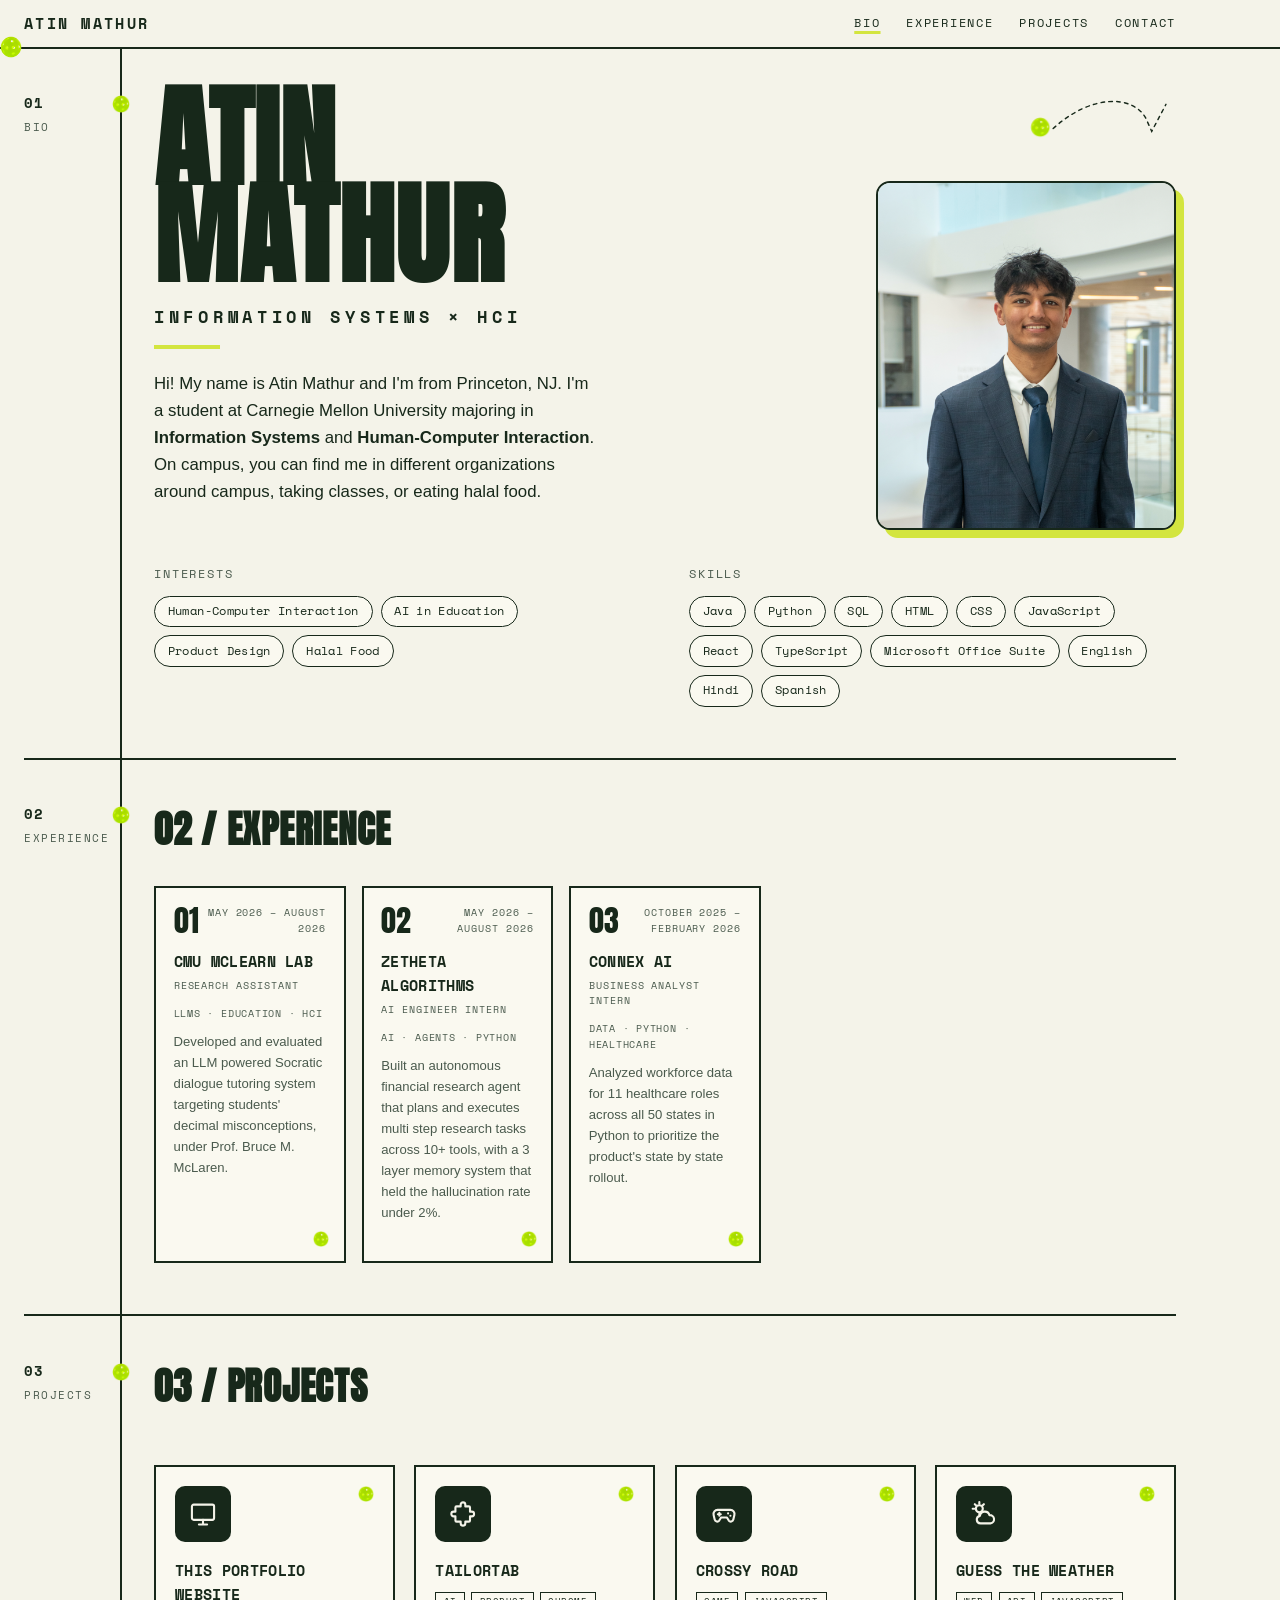
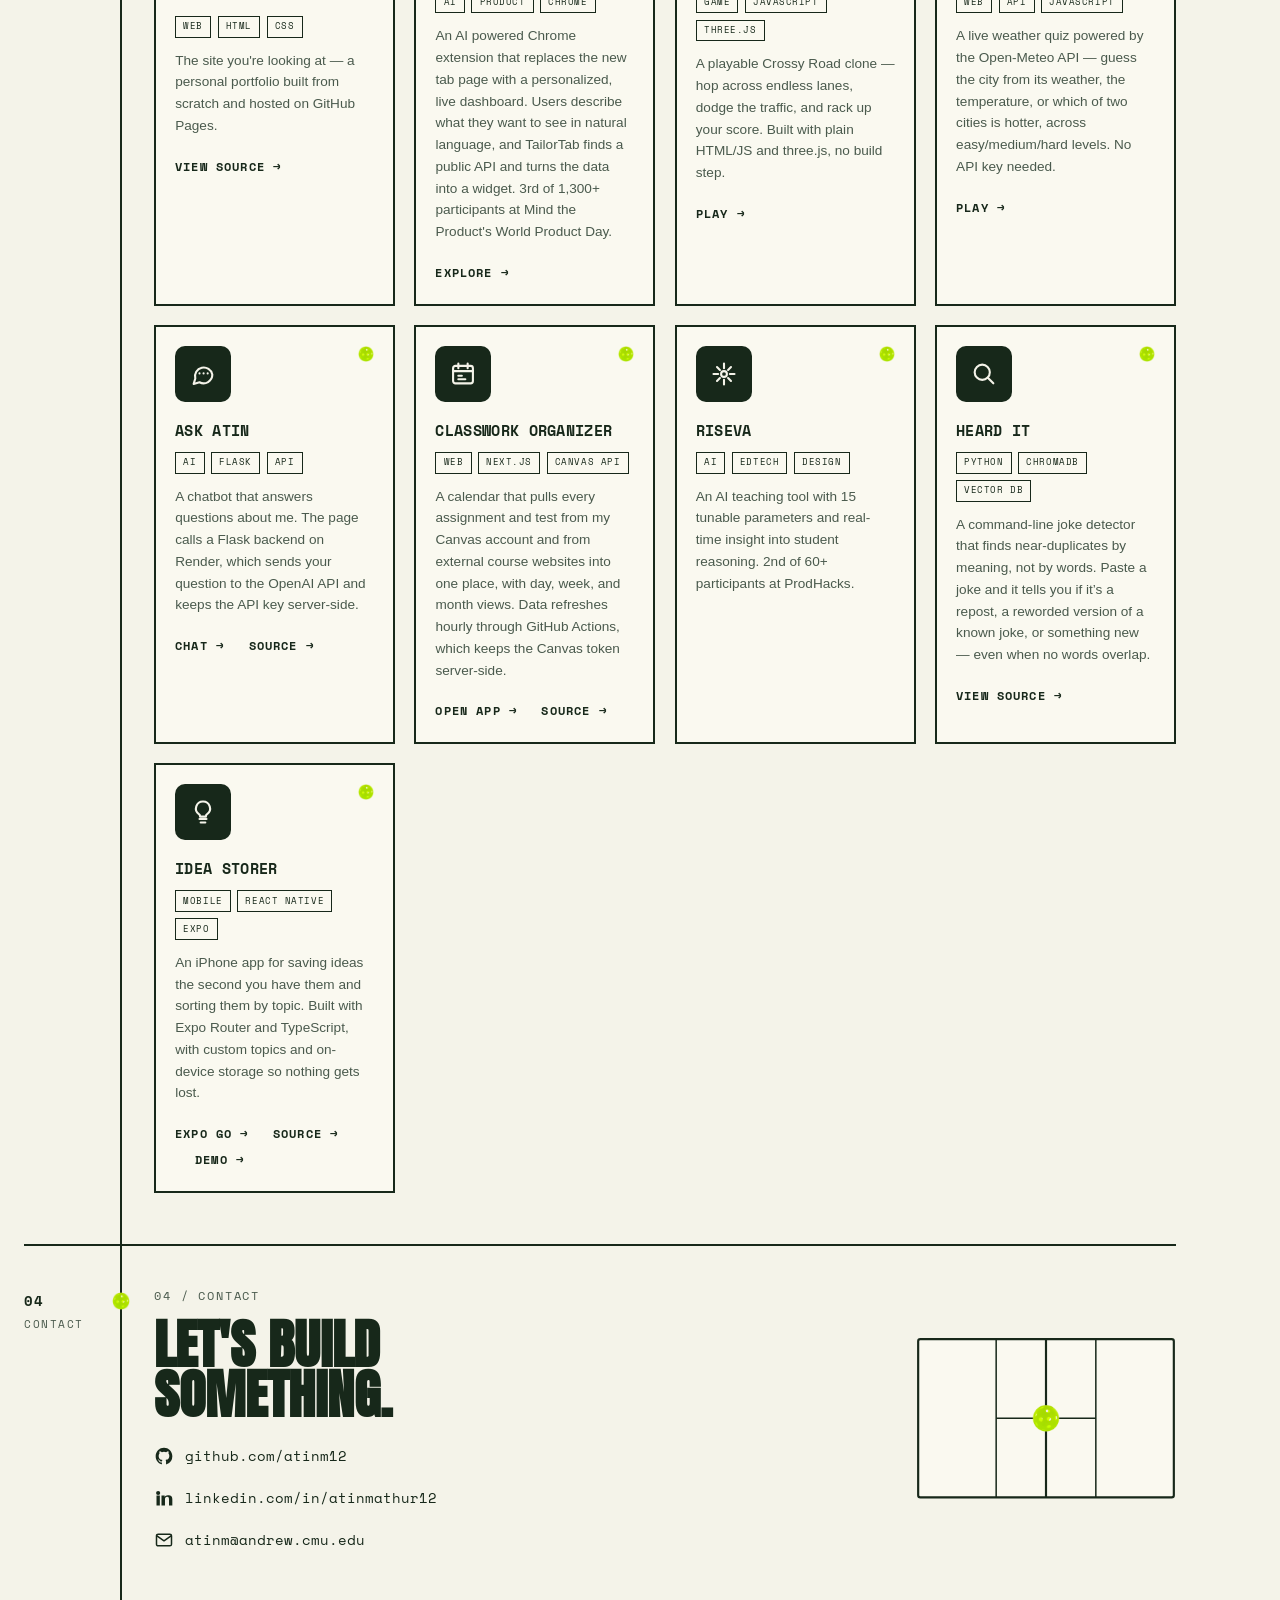
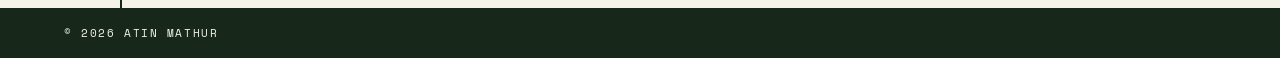
<file: index.html>
<!DOCTYPE html>
<html lang="en">
<head>
<!-- used AI to develop the page structure; layout based on a design mockup provided by Atin Mathur -->
  <meta charset="UTF-8">
  <meta name="viewport" content="width=device-width, initial-scale=1.0">
  <title>Atin Mathur</title>
  <!-- Fonts (Google Fonts) with system fallbacks; styling lives in style.css -->
  <link rel="preconnect" href="https://fonts.googleapis.com">
  <link rel="preconnect" href="https://fonts.gstatic.com" crossorigin>
  <link href="https://fonts.googleapis.com/css2?family=Anton&family=Space+Mono:wght@400;700&display=swap" rel="stylesheet">
  <link rel="stylesheet" href="style.css">
</head>
<body>

  <!-- ===== Top bar ===== -->
  <!-- used AI to build the top bar; AM monogram drawn as inline SVG -->
  <header class="topbar">
    <!-- used AI to add a pickleball that continuously bounces across the top bar -->
    <span class="bounce-track" aria-hidden="true"><span class="bounce-hop"><span class="bounce-ball"></span></span></span>
    <div class="topbar-inner">
      <a class="brand" href="#bio">
        <span class="wordmark">ATIN MATHUR</span>
      </a>
      <nav class="topnav" aria-label="Primary">
        <a href="#bio">BIO</a>
        <a href="#experience">EXPERIENCE</a>
        <a href="#projects">PROJECTS</a>
        <a href="#contact">CONTACT</a>
      </nav>
    </div>
  </header>

  <div class="wrap">

    <!-- ===== 01 · Bio ===== -->
    <!-- used AI to build the Bio/hero section; bio text written by Atin Mathur -->
    <section class="sec" id="bio">
      <div class="rail">
        <div class="rnum">01</div>
        <div class="rlbl">BIO</div>
        <span class="pb pb-rail rdot" aria-hidden="true"></span>
      </div>
      <div class="body">
        <div class="hero">
          <div class="hero-text">
            <h1 class="hero-name">Atin<br>Mathur</h1>
            <p class="hero-sub">Information Systems &times; HCI</p>
            <div class="hero-underline"></div>
            <p class="hero-lead">Hi! My name is Atin Mathur and I'm from Princeton, NJ. I'm a student at Carnegie Mellon University majoring in <strong>Information Systems</strong> and <strong>Human-Computer Interaction</strong>. On campus, you can find me in different organizations around campus, taking classes, or eating halal food.</p>
          </div>

          <div class="hero-media">
            <!-- Decorative pickleball + dashed bounce arc (no label), pointing toward the headshot -->
            <div class="hero-deco" aria-hidden="true">
              <svg viewBox="0 0 210 96" fill="none" xmlns="http://www.w3.org/2000/svg">
                <image href="pickleball.png" x="6" y="38" width="28" height="28"/>
                <path d="M38 54 C 90 6, 150 6, 168 40 L176 58 L196 20" stroke="#17281a" stroke-width="2" stroke-dasharray="5 6" stroke-linecap="round" fill="none"/>
              </svg>
            </div>
            <!-- Headshot: save the photo as headshot.png in the repo root (next to index.html) -->
            <img class="headshot" src="headshot.png" alt="Atin Mathur" width="1022" height="1192">
          </div>
        </div>

        <!-- used AI to build the Interests & Skills chip groups; interests inferred from bio, skills provided by Atin Mathur -->
        <div class="about-extra">
          <div class="about-group">
            <p class="about-label">Interests</p>
            <ul class="chips">
              <li>Human-Computer Interaction</li>
              <li>AI in Education</li>
              <li>Product Design</li>
              <li>Halal Food</li>
            </ul>
          </div>
          <div class="about-group">
            <p class="about-label">Skills</p>
            <ul class="chips">
              <li>Java</li>
              <li>Python</li>
              <li>SQL</li>
              <li>HTML</li>
              <li>CSS</li>
              <li>JavaScript</li>
              <li>React</li>
              <li>TypeScript</li>
              <li>Microsoft Office Suite</li>
              <li>English</li>
              <li>Hindi</li>
              <li>Spanish</li>
            </ul>
          </div>
        </div>
      </div>
    </section>

    <!-- ===== 02 · Experience ===== -->
    <!-- used AI to build the experience cards; experience descriptions written by Atin Mathur -->
    <section class="sec" id="experience">
      <div class="rail">
        <div class="rnum">02</div>
        <div class="rlbl">EXPERIENCE</div>
        <span class="pb pb-rail rdot" aria-hidden="true"></span>
      </div>
      <div class="body">
        <h2 class="h-sec">02 / Experience</h2>
        <div class="exp-grid">

          <article class="exp-card">
            <div class="exp-top">
              <span class="exp-num">01</span>
              <span class="exp-kicker">May 2026 &ndash; August 2026</span>
            </div>
            <h3 class="exp-title">CMU McLearn Lab</h3>
            <p class="exp-role">Research Assistant</p>
            <p class="exp-tags">LLMs &middot; Education &middot; HCI</p>
            <p class="exp-desc">Developed and evaluated an LLM powered Socratic dialogue tutoring system targeting students' decimal misconceptions, under Prof. Bruce M. McLaren.</p>
            <span class="pb pb-card" aria-hidden="true"></span>
          </article>

          <article class="exp-card">
            <div class="exp-top">
              <span class="exp-num">02</span>
              <span class="exp-kicker">May 2026 &ndash; August 2026</span>
            </div>
            <h3 class="exp-title">Zetheta Algorithms</h3>
            <p class="exp-role">AI Engineer Intern</p>
            <p class="exp-tags">AI &middot; Agents &middot; Python</p>
            <p class="exp-desc">Built an autonomous financial research agent that plans and executes multi step research tasks across 10+ tools, with a 3 layer memory system that held the hallucination rate under 2%.</p>
            <span class="pb pb-card" aria-hidden="true"></span>
          </article>

          <article class="exp-card">
            <div class="exp-top">
              <span class="exp-num">03</span>
              <span class="exp-kicker">October 2025 &ndash; February 2026</span>
            </div>
            <h3 class="exp-title">Connex AI</h3>
            <p class="exp-role">Business Analyst Intern</p>
            <p class="exp-tags">Data &middot; Python &middot; Healthcare</p>
            <p class="exp-desc">Analyzed workforce data for 11 healthcare roles across all 50 states in Python to prioritize the product's state by state rollout.</p>
            <span class="pb pb-card" aria-hidden="true"></span>
          </article>

        </div>
      </div>
    </section>

    <!-- ===== 03 · Projects ===== -->
    <!-- used AI to build the projects section; icons are placeholder inline SVGs -->
    <section class="sec" id="projects">
      <div class="rail">
        <div class="rnum">03</div>
        <div class="rlbl">PROJECTS</div>
        <span class="pb pb-rail rdot" aria-hidden="true"></span>
      </div>
      <div class="body">
        <div class="proj-head">
          <h2 class="h-sec">03 / Projects</h2>
        </div>
        <div class="proj-grid">

          <article class="proj-card">
            <div class="proj-icon" aria-hidden="true">
              <!-- monitor / web icon -->
              <svg viewBox="0 0 24 24" fill="none" stroke="currentColor" stroke-width="1.8" stroke-linecap="round" stroke-linejoin="round"><rect x="2.5" y="4" width="19" height="13" rx="1.5"/><path d="M8.5 21h7M12 17v4"/></svg>
            </div>
            <span class="pb pb-card" aria-hidden="true"></span>
            <h3 class="proj-title">This Portfolio Website</h3>
            <div class="proj-tags"><span>Web</span><span>HTML</span><span>CSS</span></div>
            <p class="proj-desc">The site you're looking at &mdash; a personal portfolio built from scratch and hosted on GitHub Pages.</p>
            <a class="proj-link" href="https://github.com/atinm12/atinm12.github.io" target="_blank" rel="noopener">View source &rarr;</a>
          </article>

          <article class="proj-card">
            <div class="proj-icon" aria-hidden="true">
              <!-- puzzle / extension icon -->
              <svg viewBox="0 0 24 24" fill="none" stroke="currentColor" stroke-width="1.8" stroke-linecap="round" stroke-linejoin="round"><path d="M10 4a2 2 0 1 1 4 0v1.5h3a1 1 0 0 1 1 1V10h1.5a2 2 0 1 1 0 4H18v3.5a1 1 0 0 1-1 1H14V20a2 2 0 1 1-4 0v-1.5H6.5a1 1 0 0 1-1-1V14H4a2 2 0 1 1 0-4h1.5V6.5a1 1 0 0 1 1-1H10Z"/></svg>
            </div>
            <span class="pb pb-card" aria-hidden="true"></span>
            <h3 class="proj-title">TailorTab</h3>
            <div class="proj-tags"><span>AI</span><span>Product</span><span>Chrome</span></div>
            <p class="proj-desc">An AI powered Chrome extension that replaces the new tab page with a personalized, live dashboard. Users describe what they want to see in natural language, and TailorTab finds a public API and turns the data into a widget. 3rd of 1,300+ participants at Mind the Product's World Product Day.</p>
            <a class="proj-link" href="https://github.com/atinm12/TailorTab" target="_blank" rel="noopener">Explore &rarr;</a>
          </article>

          <article class="proj-card">
            <div class="proj-icon" aria-hidden="true">
              <!-- game controller icon -->
              <svg viewBox="0 0 24 24" fill="none" stroke="currentColor" stroke-width="1.8" stroke-linecap="round" stroke-linejoin="round"><path d="M6.5 8.5h11a3.5 3.5 0 0 1 3.4 4.3l-.9 4a2.2 2.2 0 0 1-3.9.8L14.5 15h-5l-1.6 2.6a2.2 2.2 0 0 1-3.9-.8l-.9-4A3.5 3.5 0 0 1 6.5 8.5Z"/><path d="M8 11v2.5M6.75 12.25h2.5M15.5 11.5h.01M17.5 13.5h.01"/></svg>
            </div>
            <span class="pb pb-card" aria-hidden="true"></span>
            <h3 class="proj-title">Crossy Road</h3>
            <div class="proj-tags"><span>Game</span><span>JavaScript</span><span>three.js</span></div>
            <p class="proj-desc">A playable Crossy Road clone &mdash; hop across endless lanes, dodge the traffic, and rack up your score. Built with plain HTML/JS and three.js, no build step.</p>
            <a class="proj-link" href="crossy-road/" target="_blank" rel="noopener">Play &rarr;</a>
          </article>

          <article class="proj-card">
            <div class="proj-icon" aria-hidden="true">
              <!-- sun-behind-cloud / weather icon -->
              <svg viewBox="0 0 24 24" fill="none" stroke="currentColor" stroke-width="1.8" stroke-linecap="round" stroke-linejoin="round"><circle cx="8" cy="7.5" r="3"/><path d="M8 1.8v1.4M2.3 7.5h1.4M4.1 3.6l1 1M11.9 3.6l-1 1M8 13.2v-1.4"/><path d="M17.5 20H9a3.2 3.2 0 0 1-.5-6.36A4.2 4.2 0 0 1 16.7 13a3.5 3.5 0 0 1 .8 7Z"/></svg>
            </div>
            <span class="pb pb-card" aria-hidden="true"></span>
            <h3 class="proj-title">Guess the Weather</h3>
            <div class="proj-tags"><span>Web</span><span>API</span><span>JavaScript</span></div>
            <p class="proj-desc">A live weather quiz powered by the Open-Meteo API &mdash; guess the city from its weather, the temperature, or which of two cities is hotter, across easy/medium/hard levels. No API key needed.</p>
            <a class="proj-link" href="guess-the-weather/" target="_blank" rel="noopener">Play &rarr;</a>
          </article>

          <article class="proj-card">
            <div class="proj-icon" aria-hidden="true">
              <!-- chat bubble icon -->
              <svg viewBox="0 0 24 24" fill="none" stroke="currentColor" stroke-width="1.8" stroke-linecap="round" stroke-linejoin="round"><path d="M20 12.5a7.5 7.5 0 0 1-11 6.6L4 20.5l1.4-4.6A7.5 7.5 0 1 1 20 12.5Z"/><path d="M9 11.5h.01M12.5 11.5h.01M16 11.5h.01"/></svg>
            </div>
            <span class="pb pb-card" aria-hidden="true"></span>
            <h3 class="proj-title">Ask Atin</h3>
            <div class="proj-tags"><span>AI</span><span>Flask</span><span>API</span></div>
            <p class="proj-desc">A chatbot that answers questions about me. The page calls a Flask backend on Render, which sends your question to the OpenAI API and keeps the API key server-side.</p>
            <a class="proj-link" href="ask-atin.html" target="_blank" rel="noopener">Chat &rarr;</a>
            <a class="proj-link" href="https://github.com/atinm12/ask-atin-backend" target="_blank" rel="noopener">Source &rarr;</a>
          </article>

          <article class="proj-card">
            <div class="proj-icon" aria-hidden="true">
              <!-- calendar icon -->
              <svg viewBox="0 0 24 24" fill="none" stroke="currentColor" stroke-width="1.8" stroke-linecap="round" stroke-linejoin="round"><rect x="3.5" y="5" width="17" height="15" rx="2"/><path d="M3.5 9.5h17M8 3v4M16 3v4M8 13.5h3M8 16.5h6"/></svg>
            </div>
            <span class="pb pb-card" aria-hidden="true"></span>
            <h3 class="proj-title">Classwork Organizer</h3>
            <div class="proj-tags"><span>Web</span><span>Next.js</span><span>Canvas API</span></div>
            <p class="proj-desc">A calendar that pulls every assignment and test from my Canvas account and from external course websites into one place, with day, week, and month views. Data refreshes hourly through GitHub Actions, which keeps the Canvas token server-side.</p>
            <a class="proj-link" href="https://atinm12.github.io/classwork-organizer-integration/" target="_blank" rel="noopener">Open app &rarr;</a>
            <a class="proj-link" href="https://github.com/atinm12/classwork-organizer-integration" target="_blank" rel="noopener">Source &rarr;</a>
          </article>

          <article class="proj-card">
            <div class="proj-icon" aria-hidden="true">
              <!-- spark / learning icon -->
              <svg viewBox="0 0 24 24" fill="none" stroke="currentColor" stroke-width="1.8" stroke-linecap="round" stroke-linejoin="round"><path d="M12 3v4M12 17v4M3 12h4M17 12h4M6 6l2.5 2.5M15.5 15.5 18 18M18 6l-2.5 2.5M8.5 15.5 6 18"/><circle cx="12" cy="12" r="2.5"/></svg>
            </div>
            <span class="pb pb-card" aria-hidden="true"></span>
            <h3 class="proj-title">Riseva</h3>
            <div class="proj-tags"><span>AI</span><span>EdTech</span><span>Design</span></div>
            <p class="proj-desc">An AI teaching tool with 15 tunable parameters and real-time insight into student reasoning. 2nd of 60+ participants at ProdHacks.</p>
          </article>

          <article class="proj-card">
            <div class="proj-icon" aria-hidden="true">
              <!-- search / magnifying glass icon -->
              <svg viewBox="0 0 24 24" fill="none" stroke="currentColor" stroke-width="1.8" stroke-linecap="round" stroke-linejoin="round"><circle cx="10.5" cy="10.5" r="6.5"/><path d="m15.5 15.5 4.5 4.5"/></svg>
            </div>
            <span class="pb pb-card" aria-hidden="true"></span>
            <h3 class="proj-title">Heard It</h3>
            <div class="proj-tags"><span>Python</span><span>ChromaDB</span><span>Vector DB</span></div>
            <p class="proj-desc">A command-line joke detector that finds near-duplicates by meaning, not by words. Paste a joke and it tells you if it&rsquo;s a repost, a reworded version of a known joke, or something new &mdash; even when no words overlap.</p>
            <a class="proj-link" href="https://github.com/atinm12/heard-it" target="_blank" rel="noopener">View source &rarr;</a>
          </article>

          <article class="proj-card">
            <div class="proj-icon" aria-hidden="true">
              <!-- lightbulb icon -->
              <svg viewBox="0 0 24 24" fill="none" stroke="currentColor" stroke-width="1.8" stroke-linecap="round" stroke-linejoin="round"><path d="M9 18h6"/><path d="M10 21h4"/><path d="M12 3a6 6 0 0 0-3.5 10.9c.6.4 1 1.1 1 1.8V16h5v-.3c0-.7.4-1.4 1-1.8A6 6 0 0 0 12 3Z"/></svg>
            </div>
            <span class="pb pb-card" aria-hidden="true"></span>
            <h3 class="proj-title">Idea Storer</h3>
            <div class="proj-tags"><span>Mobile</span><span>React Native</span><span>Expo</span></div>
            <p class="proj-desc">An iPhone app for saving ideas the second you have them and sorting them by topic. Built with Expo Router and TypeScript, with custom topics and on-device storage so nothing gets lost.</p>
            <a class="proj-link" href="https://expo.dev/accounts/atinm12/projects/idea-storer/updates/52331b03-d4d4-4a59-9991-35e18545fffc" target="_blank" rel="noopener">Expo Go &rarr;</a>
            <a class="proj-link" href="https://github.com/atinm12/idea-storer" target="_blank" rel="noopener">Source &rarr;</a>
            <a class="proj-link" href="https://drive.google.com/file/d/1vwiblQi5k4Yi-UeUAIdtRb0nlhlV0IHK/view?usp=sharing" target="_blank" rel="noopener">Demo &rarr;</a>
          </article>

        </div>
      </div>
    </section>

    <!-- ===== 04 · Contact ===== -->
    <!-- used AI to build the contact section; update the LinkedIn link with your profile URL -->
    <section class="sec" id="contact">
      <div class="rail">
        <div class="rnum">04</div>
        <div class="rlbl">CONTACT</div>
        <span class="pb pb-rail rdot" aria-hidden="true"></span>
      </div>
      <div class="body">
        <div class="contact-wrap">
          <div class="contact-left">
            <p class="contact-eyebrow">04 / CONTACT</p>
            <h2 class="contact-h">Let's build<br>something.</h2>
            <ul class="contact-links">
              <li>
                <a href="https://github.com/atinm12" target="_blank" rel="noopener">
                  <svg viewBox="0 0 24 24" fill="currentColor" aria-hidden="true"><path d="M12 2C6.48 2 2 6.58 2 12.25c0 4.53 2.87 8.37 6.84 9.73.5.1.68-.22.68-.49l-.01-1.7c-2.78.62-3.37-1.37-3.37-1.37-.46-1.18-1.11-1.49-1.11-1.49-.9-.63.07-.62.07-.62 1 .07 1.53 1.05 1.53 1.05.89 1.56 2.34 1.11 2.91.85.09-.66.35-1.11.63-1.37-2.22-.26-4.56-1.14-4.56-5.06 0-1.12.39-2.03 1.03-2.75-.1-.26-.45-1.3.1-2.7 0 0 .84-.28 2.75 1.05a9.4 9.4 0 0 1 5 0c1.91-1.33 2.75-1.05 2.75-1.05.55 1.4.2 2.44.1 2.7.64.72 1.03 1.63 1.03 2.75 0 3.93-2.35 4.8-4.58 5.05.36.32.68.94.68 1.9l-.01 2.82c0 .27.18.6.69.49A10.26 10.26 0 0 0 22 12.25C22 6.58 17.52 2 12 2Z"/></svg>
                  github.com/atinm12
                </a>
              </li>
              <li>
                <a href="https://www.linkedin.com/in/atinmathur12/" target="_blank" rel="noopener">
                  <svg viewBox="0 0 24 24" fill="currentColor" aria-hidden="true"><path d="M4.98 3.5a2.5 2.5 0 1 1 0 5 2.5 2.5 0 0 1 0-5ZM3 9h4v12H3V9Zm6 0h3.8v1.65h.05c.53-1 1.83-2.05 3.76-2.05C20.7 8.6 22 10.3 22 13.4V21h-4v-6.75c0-1.61-.03-3.68-2.24-3.68-2.24 0-2.58 1.75-2.58 3.56V21H9V9Z"/></svg>
                  linkedin.com/in/atinmathur12
                </a>
              </li>
              <li>
                <a href="mailto:atinm@andrew.cmu.edu">
                  <svg viewBox="0 0 24 24" fill="none" stroke="currentColor" stroke-width="1.8" stroke-linecap="round" stroke-linejoin="round" aria-hidden="true"><rect x="3" y="5" width="18" height="14" rx="2"/><path d="m3.5 7 8.5 6 8.5-6"/></svg>
                  atinm@andrew.cmu.edu
                </a>
              </li>
            </ul>
          </div>

          <div class="court" aria-hidden="true">
            <!-- Decorative pickleball court -->
            <svg viewBox="0 0 240 150" fill="none" xmlns="http://www.w3.org/2000/svg">
              <rect x="2" y="2" width="236" height="146" rx="2" fill="#faf9f0" stroke="#17281a" stroke-width="2"/>
              <line x1="120" y1="2" x2="120" y2="148" stroke="#17281a" stroke-width="2"/>
              <line x1="74" y1="2" x2="74" y2="148" stroke="#17281a" stroke-width="1.4"/>
              <line x1="166" y1="2" x2="166" y2="148" stroke="#17281a" stroke-width="1.4"/>
              <line x1="74" y1="75" x2="166" y2="75" stroke="#17281a" stroke-width="1.4"/>
              <image href="pickleball.png" x="107" y="62" width="26" height="26"/>
            </svg>
          </div>
        </div>
      </div>
    </section>

  </div>

  <!-- Credits: page structure, styling, and layout developed with the help of AI (Claude),
       based on a design mockup provided by Atin Mathur. All bio and experience text written by
       Atin Mathur. Fonts: Anton & Space Mono via Google Fonts (SIL Open Font License).
       Photo/LinkedIn/project links are placeholders to be filled in. -->
  <footer class="site-footer">
    <div class="footer-inner">
      <span>&copy; 2026 ATIN MATHUR</span>
    </div>
  </footer>

  <!-- used AI: highlight the nav link for the section currently in view (scroll-spy) -->
  <script>
    (function () {
      var links = Array.prototype.slice.call(document.querySelectorAll('.topnav a'));
      var byId = {};
      var sections = [];
      links.forEach(function (a) {
        var id = a.getAttribute('href').replace('#', '');
        var section = id && document.getElementById(id);
        if (section) { byId[id] = a; sections.push(section); }
      });
      if (!sections.length) { return; }

      function update() {
        // Trigger line ~35% down the viewport; the active section is the last one
        // whose top has scrolled above that line.
        var line = window.innerHeight * 0.35;
        var currentId = sections[0].id;
        for (var i = 0; i < sections.length; i++) {
          if (sections[i].getBoundingClientRect().top <= line) { currentId = sections[i].id; }
        }
        // At the very bottom, the last section may never reach the line, so force it.
        if (window.innerHeight + window.scrollY >= document.documentElement.scrollHeight - 2) {
          currentId = sections[sections.length - 1].id;
        }
        links.forEach(function (a) { a.classList.remove('active'); });
        if (byId[currentId]) { byId[currentId].classList.add('active'); }
      }

      // Throttle scroll handling with requestAnimationFrame for smooth performance.
      var ticking = false;
      function onScroll() {
        if (!ticking) {
          window.requestAnimationFrame(function () { update(); ticking = false; });
          ticking = true;
        }
      }
      window.addEventListener('scroll', onScroll, { passive: true });
      window.addEventListener('resize', onScroll);
      update();
    })();
  </script>

</body>
</html>
</file>
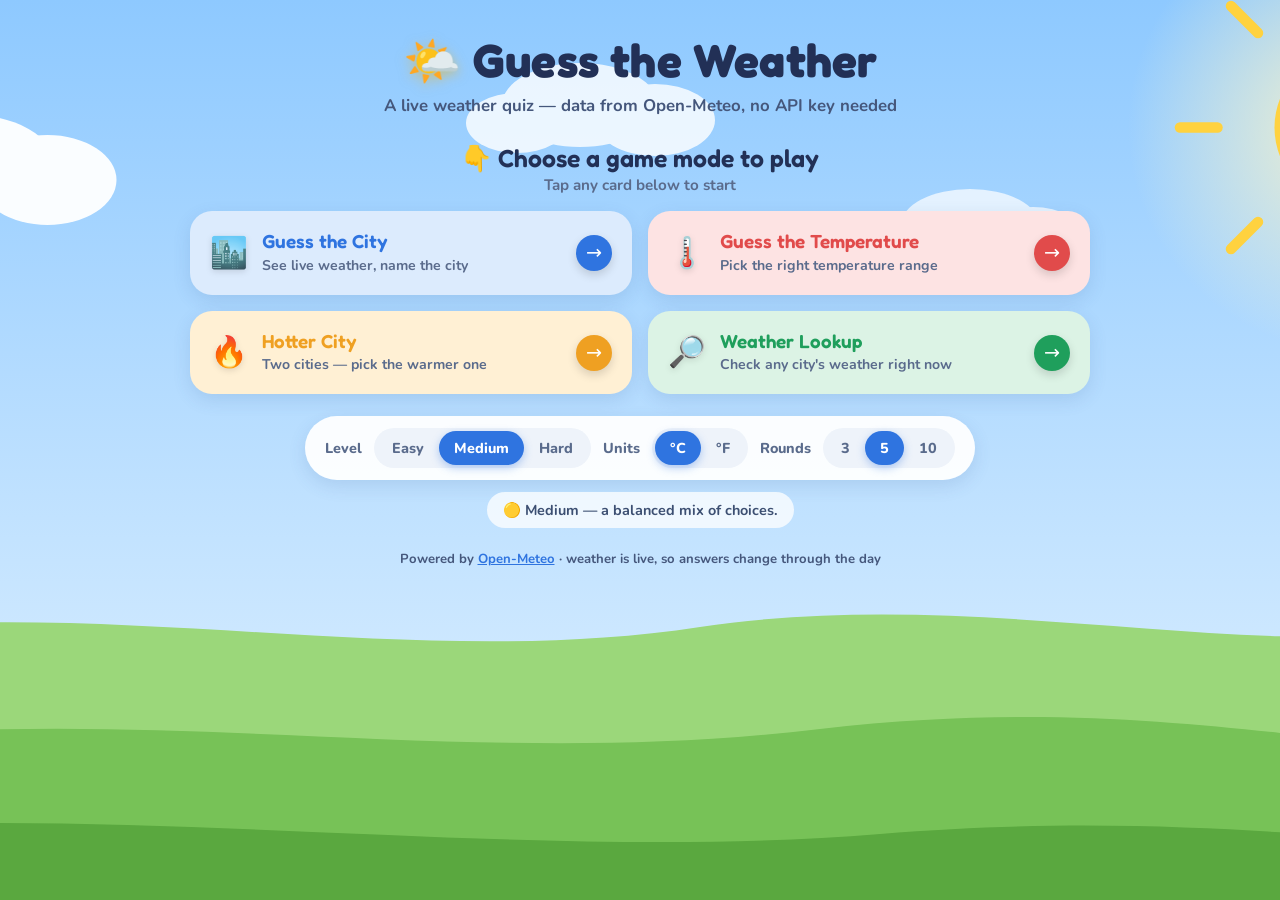
<file: guess-the-weather/index.html>
<!DOCTYPE html>
<html lang="en">
<head>
<meta charset="UTF-8">
<meta name="viewport" content="width=device-width, initial-scale=1.0">
<title>Guess the Weather</title>
<link rel="preconnect" href="https://fonts.googleapis.com">
<link rel="preconnect" href="https://fonts.gstatic.com" crossorigin>
<link href="https://fonts.googleapis.com/css2?family=Fredoka:wght@500;600;700&family=Nunito:wght@600;700;800&display=swap" rel="stylesheet">
<style>
  :root {
    --ink: #223056;
    --ink-soft: #5a6b8c;
    --panel: rgba(255,255,255,0.94);
    --line: #e3ecf7;
    --shadow: 0 16px 40px rgba(60, 90, 150, 0.18);
    --shadow-sm: 0 6px 18px rgba(60, 90, 150, 0.14);

    /* per-card accent + pastel fill */
    --city: #2f74e0;      --city-bg: #dcebfd;
    --temp: #e14b4b;      --temp-bg: #fde3e3;
    --hotter: #efa022;    --hotter-bg: #fff0d4;
    --lookup: #1f9f5c;    --lookup-bg: #dcf3e5;

    --good: #1f9f5c; --good-bg: #e2f6ea;
    --bad: #e14b4b;  --bad-bg: #fde3e3;
  }

  * { box-sizing: border-box; }
  html, body { margin: 0; padding: 0; }
  body {
    font-family: "Nunito", system-ui, -apple-system, sans-serif;
    color: var(--ink);
    min-height: 100vh;
    position: relative;
    padding: 26px 16px 60px;
    -webkit-font-smoothing: antialiased;
  }

  /* ---- Scenic illustrated background ---- */
  .scene {
    position: fixed;
    inset: 0;
    width: 100%;
    height: 100%;
    z-index: -1;
    object-fit: cover;
  }

  .wrap { width: 100%; max-width: 900px; margin: 0 auto; }

  /* ---- Hero ---- */
  header { text-align: center; margin: 6px 0 26px; }
  header h1 {
    font-family: "Fredoka", sans-serif;
    font-weight: 700;
    font-size: clamp(2rem, 6vw, 2.9rem);
    margin: 0 0 6px;
    color: #223056;
    letter-spacing: 0.2px;
  }
  header h1 .sun { filter: drop-shadow(0 3px 6px rgba(240,180,30,0.5)); }
  header p {
    margin: 0; color: #45577c; font-size: clamp(0.9rem, 2.6vw, 1.05rem);
    font-weight: 700;
  }

  /* ---- Menu prompt ---- */
  .pick-prompt {
    text-align: center;
    margin: 0 0 16px;
  }
  .pick-prompt .lead {
    font-family: "Fredoka", sans-serif;
    font-weight: 600;
    font-size: clamp(1.25rem, 4vw, 1.55rem);
    color: #223056;
  }
  .pick-prompt .sub {
    font-weight: 700;
    color: var(--ink-soft);
    font-size: 0.95rem;
    margin-top: 2px;
  }

  /* ---- Mode cards ---- */
  .mode-grid {
    display: grid;
    grid-template-columns: 1fr 1fr;
    gap: 16px;
  }
  @media (max-width: 620px) { .mode-grid { grid-template-columns: 1fr; } }

  .mode-card {
    display: flex;
    align-items: center;
    gap: 14px;
    text-align: left;
    width: 100%;
    border: 0;
    cursor: pointer;
    border-radius: 22px;
    padding: 20px 20px;
    background: var(--fill);
    box-shadow: var(--shadow-sm);
    transition: transform .12s ease, box-shadow .12s ease;
    font-family: inherit;
  }
  .mode-card:hover { transform: translateY(-3px); box-shadow: var(--shadow); }
  .mode-card:active { transform: translateY(-1px); }
  .mode-card .emoji {
    font-size: 1.9rem;
    line-height: 1;
    flex-shrink: 0;
    filter: drop-shadow(0 2px 3px rgba(0,0,0,0.12));
  }
  .mode-card .body { flex: 1; min-width: 0; }
  .mode-card .title {
    display: block;
    font-family: "Fredoka", sans-serif;
    font-weight: 600;
    font-size: 1.18rem;
    color: var(--accent);
    line-height: 1.15;
  }
  .mode-card .desc {
    display: block;
    font-size: 0.88rem;
    color: var(--ink-soft);
    font-weight: 700;
    margin-top: 3px;
  }
  .mode-card .arrow {
    flex-shrink: 0;
    width: 36px; height: 36px;
    border-radius: 50%;
    background: var(--accent);
    color: #fff;
    display: grid; place-items: center;
    font-size: 1.2rem;
    box-shadow: 0 4px 10px rgba(0,0,0,0.15);
  }
  .m-city   { --fill: var(--city-bg);   --accent: var(--city); }
  .m-temp   { --fill: var(--temp-bg);   --accent: var(--temp); }
  .m-hotter { --fill: var(--hotter-bg); --accent: var(--hotter); }
  .m-lookup { --fill: var(--lookup-bg); --accent: var(--lookup); }

  /* ---- Settings pill ---- */
  .settings {
    display: flex; align-items: center; justify-content: center;
    gap: 12px; flex-wrap: wrap;
    margin: 22px auto 0;
    background: var(--panel);
    border-radius: 999px;
    padding: 12px 20px;
    box-shadow: var(--shadow-sm);
    width: fit-content;
    max-width: 100%;
    font-weight: 800;
    color: var(--ink-soft);
    font-size: 0.9rem;
  }
  .seg { display: inline-flex; background: #eef3fa; border-radius: 999px; padding: 3px; }
  .seg button {
    border: 0; cursor: pointer; font-family: inherit; font-weight: 800;
    background: transparent; color: var(--ink-soft);
    padding: 7px 15px; border-radius: 999px; font-size: 0.9rem;
    transition: background .12s ease, color .12s ease;
  }
  .seg button.on { background: var(--city); color: #fff; box-shadow: 0 3px 8px rgba(47,116,224,0.35); }
  .level-hint {
    text-align: center; margin: 12px auto 0; font-weight: 700;
    color: #3c4f72; font-size: 0.9rem;
    background: rgba(255,255,255,0.75); border-radius: 999px;
    padding: 8px 16px; width: fit-content; max-width: 100%;
  }

  /* ---- Panel (game / lookup / results) ---- */
  .panel {
    background: var(--panel);
    border-radius: 26px;
    box-shadow: var(--shadow);
    padding: 24px;
  }
  .topbar {
    display: flex; justify-content: space-between; align-items: center;
    margin-bottom: 14px; font-weight: 800; color: var(--ink-soft); font-size: 0.9rem;
  }
  .pill-tag { background: #eef3fa; border-radius: 999px; padding: 5px 12px; }

  /* ---- Weather readout card ---- */
  .wcard {
    background: linear-gradient(180deg, #eaf3ff, #f6faff);
    border: 1px solid var(--line);
    border-radius: 20px;
    padding: 20px; margin-bottom: 16px; text-align: center;
  }
  .wcard .big { font-size: 3.4rem; line-height: 1; filter: drop-shadow(0 3px 6px rgba(0,0,0,0.12)); }
  .wcard .cond { font-family: "Fredoka", sans-serif; font-weight: 600; font-size: 1.25rem; margin-top: 6px; }
  .wcard .stats { display: flex; justify-content: center; gap: 16px; flex-wrap: wrap; margin-top: 12px; color: var(--ink-soft); font-size: 0.9rem; font-weight: 700; }
  .wcard .stats b { color: var(--ink); }

  .q {
    font-family: "Fredoka", sans-serif; font-weight: 600;
    font-size: 1.2rem; text-align: center; margin-bottom: 16px; line-height: 1.25;
  }

  .options { display: grid; gap: 11px; }
  .opt {
    border: 2px solid var(--line); background: #fff;
    border-radius: 16px; padding: 15px 16px; cursor: pointer;
    font-family: inherit; font-weight: 800; font-size: 1rem; color: var(--ink);
    text-align: left; width: 100%;
    transition: border-color .12s ease, background .12s ease, transform .05s ease;
  }
  .opt:hover:not(:disabled) { border-color: var(--city); }
  .opt:active:not(:disabled) { transform: translateY(1px); }
  .opt:disabled { cursor: default; }
  .opt.correct { background: var(--good-bg); border-color: var(--good); }
  .opt.wrong   { background: var(--bad-bg);  border-color: var(--bad); }

  .feedback { text-align: center; font-weight: 800; margin: 16px 0 4px; min-height: 1.2em; font-size: 1.02rem; }
  .feedback.good { color: var(--good); }
  .feedback.bad  { color: var(--bad); }

  .btn {
    border: 0; cursor: pointer; font-family: "Fredoka", sans-serif; font-weight: 600;
    font-size: 1.05rem; border-radius: 16px; padding: 15px 18px; width: 100%;
    transition: transform .05s ease, filter .12s ease;
  }
  .btn:active { transform: translateY(1px); }
  .btn-primary { background: var(--city); color: #fff; box-shadow: 0 6px 16px rgba(47,116,224,0.35); }
  .btn-primary:hover { filter: brightness(1.05); }
  .btn-ghost { background: #eef3fa; color: var(--ink); margin-top: 10px; }

  .banner {
    text-align: center; padding: 14px; border-radius: 16px;
    background: var(--bad-bg); color: var(--bad); border: 1px solid var(--bad);
    margin-bottom: 12px; font-weight: 800; font-size: 0.95rem;
  }
  .muted { color: var(--ink-soft); }
  input[type="text"] {
    width: 100%; font-family: inherit; font-weight: 700; font-size: 1rem;
    padding: 15px 16px; border-radius: 16px; border: 2px solid var(--line);
    background: #fff; color: var(--ink); margin-bottom: 12px;
  }
  input[type="text"]:focus { outline: none; border-color: var(--city); }
  .row { display: flex; gap: 10px; }
  .row > * { flex: 1; }
  .spin { display: inline-block; animation: spin 0.9s linear infinite; }
  @keyframes spin { to { transform: rotate(360deg); } }

  footer {
    text-align: center; margin-top: 22px; font-size: 0.82rem; color: #45577c; font-weight: 700;
  }
  footer a { color: var(--city); }
</style>
</head>
<body>

<!-- Scenic illustrated background -->
<svg class="scene" viewBox="0 0 1200 600" preserveAspectRatio="xMidYMid slice" xmlns="http://www.w3.org/2000/svg" aria-hidden="true">
  <defs>
    <linearGradient id="sky" x1="0" y1="0" x2="0" y2="1">
      <stop offset="0%"  stop-color="#8ec9ff"/>
      <stop offset="55%" stop-color="#bfe1ff"/>
      <stop offset="100%" stop-color="#e4f3ff"/>
    </linearGradient>
    <radialGradient id="sunGlow" cx="50%" cy="50%" r="50%">
      <stop offset="0%" stop-color="#fff6c8" stop-opacity="0.9"/>
      <stop offset="100%" stop-color="#fff6c8" stop-opacity="0"/>
    </radialGradient>
  </defs>

  <rect width="1200" height="600" fill="url(#sky)"/>

  <!-- Sun -->
  <circle cx="1075" cy="85" r="150" fill="url(#sunGlow)"/>
  <g stroke="#ffd23f" stroke-width="7" stroke-linecap="round">
    <line x1="1075" y1="-5" x2="1075" y2="20"/>
    <line x1="1075" y1="150" x2="1075" y2="175"/>
    <line x1="960" y1="85" x2="985" y2="85"/>
    <line x1="1165" y1="85" x2="1190" y2="85"/>
    <line x1="994" y1="4"  x2="1012" y2="22"/>
    <line x1="1138" y1="148" x2="1156" y2="166"/>
    <line x1="1156" y1="4"  x2="1138" y2="22"/>
    <line x1="1012" y1="148" x2="994" y2="166"/>
  </g>
  <circle cx="1075" cy="85" r="52" fill="#ffd23f"/>

  <!-- Clouds -->
  <g fill="#ffffff" opacity="0.95">
    <g>
      <ellipse cx="150" cy="110" rx="60" ry="34"/>
      <ellipse cx="205" cy="120" rx="46" ry="30"/>
      <ellipse cx="100" cy="128" rx="42" ry="26"/>
    </g>
    <g opacity="0.85">
      <ellipse cx="560" cy="70" rx="52" ry="28"/>
      <ellipse cx="610" cy="80" rx="40" ry="24"/>
      <ellipse cx="518" cy="82" rx="34" ry="20"/>
    </g>
    <g opacity="0.75">
      <ellipse cx="820" cy="150" rx="46" ry="24"/>
      <ellipse cx="862" cy="158" rx="34" ry="20"/>
    </g>
  </g>

  <!-- Hills -->
  <path d="M0,430 C220,388 430,450 640,418 C840,388 1030,452 1200,410 L1200,600 L0,600 Z" fill="#9bd77a"/>
  <path d="M0,500 C260,462 470,516 720,486 C960,458 1090,514 1200,492 L1200,600 L0,600 Z" fill="#77c257"/>
  <path d="M0,556 C240,532 520,576 760,556 C980,538 1100,570 1200,558 L1200,600 L0,600 Z" fill="#5aa83f"/>

  <!-- Foreground bushes -->
  <g fill="#4f9a38">
    <circle cx="55" cy="585" r="55"/>
    <circle cx="120" cy="595" r="45"/>
    <circle cx="1150" cy="590" r="55"/>
    <circle cx="1085" cy="598" r="42"/>
  </g>
</svg>

<div class="wrap">
  <header>
    <h1><span class="sun">🌤️</span> Guess the Weather</h1>
    <p>A live weather quiz — data from Open-Meteo, no API key needed</p>
  </header>

  <div id="screen"><!-- screens render here --></div>

  <footer>
    Powered by <a href="https://open-meteo.com" target="_blank" rel="noopener">Open-Meteo</a> ·
    weather is live, so answers change through the day
  </footer>
</div>

<script>
/* =========================================================================
   Guess the Weather — browser edition
   Open-Meteo is keyless, so the browser can call it directly: no backend,
   no secret to expose.
   ========================================================================= */

// ---- City data (climate-diverse; hard-coded coords => one call per question) ----
const CITIES = [
  {name:"Reykjavik", country:"Iceland", lat:64.15, lon:-21.90},
  {name:"Anchorage", country:"USA", lat:61.22, lon:-149.90},
  {name:"Oslo", country:"Norway", lat:59.91, lon:10.75},
  {name:"Moscow", country:"Russia", lat:55.76, lon:37.62},
  {name:"London", country:"UK", lat:51.51, lon:-0.13},
  {name:"Berlin", country:"Germany", lat:52.52, lon:13.40},
  {name:"Vancouver", country:"Canada", lat:49.28, lon:-123.12},
  {name:"Toronto", country:"Canada", lat:43.65, lon:-79.38},
  {name:"New York", country:"USA", lat:40.71, lon:-74.01},
  {name:"Denver", country:"USA", lat:39.74, lon:-104.99},
  {name:"Chicago", country:"USA", lat:41.88, lon:-87.63},
  {name:"Seattle", country:"USA", lat:47.61, lon:-122.33},
  {name:"Tokyo", country:"Japan", lat:35.68, lon:139.69},
  {name:"Beijing", country:"China", lat:39.90, lon:116.40},
  {name:"Rome", country:"Italy", lat:41.90, lon:12.50},
  {name:"Madrid", country:"Spain", lat:40.42, lon:-3.70},
  {name:"Cairo", country:"Egypt", lat:30.04, lon:31.24},
  {name:"Dubai", country:"UAE", lat:25.20, lon:55.27},
  {name:"Mumbai", country:"India", lat:19.08, lon:72.88},
  {name:"Delhi", country:"India", lat:28.61, lon:77.21},
  {name:"Bangkok", country:"Thailand", lat:13.76, lon:100.50},
  {name:"Singapore", country:"Singapore", lat:1.35, lon:103.82},
  {name:"Nairobi", country:"Kenya", lat:-1.29, lon:36.82},
  {name:"Cape Town", country:"South Africa", lat:-33.92, lon:18.42},
  {name:"Lima", country:"Peru", lat:-12.05, lon:-77.04},
  {name:"Mexico City", country:"Mexico", lat:19.43, lon:-99.13},
  {name:"Buenos Aires", country:"Argentina", lat:-34.60, lon:-58.38},
  {name:"Sydney", country:"Australia", lat:-33.87, lon:151.21},
  {name:"Honolulu", country:"USA", lat:21.31, lon:-157.86},
  {name:"Phoenix", country:"USA", lat:33.45, lon:-112.07},
];

// ---- WMO weather codes -> description + emoji ----
const WMO = {
  0:["Clear sky","☀️"], 1:["Mainly clear","🌤️"], 2:["Partly cloudy","⛅"], 3:["Overcast","☁️"],
  45:["Fog","🌫️"], 48:["Rime fog","🌫️"],
  51:["Light drizzle","🌦️"], 53:["Drizzle","🌦️"], 55:["Dense drizzle","🌧️"],
  56:["Freezing drizzle","🌧️"], 57:["Freezing drizzle","🌧️"],
  61:["Slight rain","🌧️"], 63:["Rain","🌧️"], 65:["Heavy rain","⛈️"],
  66:["Freezing rain","🌧️"], 67:["Freezing rain","🌧️"],
  71:["Light snow","🌨️"], 73:["Snow","🌨️"], 75:["Heavy snow","❄️"], 77:["Snow grains","🌨️"],
  80:["Rain showers","🌦️"], 81:["Rain showers","🌧️"], 82:["Violent showers","⛈️"],
  85:["Snow showers","🌨️"], 86:["Heavy snow showers","❄️"],
  95:["Thunderstorm","⛈️"], 96:["Thunderstorm + hail","⛈️"], 99:["Thunderstorm + hail","⛈️"],
};
function describe(code){ return WMO[code] || ["Unknown conditions","❓"]; }

// ---- Settings (user-adjustable params) ----
const settings = { units: "C", rounds: 5, level: "medium" };
function cToF(c){ return c * 9/5 + 32; }
function fmtTemp(c){ return settings.units === "F" ? `${Math.round(cToF(c))}°F` : `${Math.round(c)}°C`; }
function cap(s){ return s.charAt(0).toUpperCase() + s.slice(1); }
// The whole-number temperature a player actually sees (used to keep the
// "Hotter City" answer fair — two options must never display the same value).
function shownTemp(c){ return settings.units === "F" ? Math.round(cToF(c)) : Math.round(c); }
// Format a bucket edge in the player's chosen unit.
function edge(c){ return settings.units === "F" ? `${Math.round(cToF(c))}°F` : `${c}°C`; }

// One-line explanation of what each difficulty does (shown under the menu).
const LEVEL_HINT = {
  easy:   "🟢 Easy — the answer choices are far apart and easy to tell apart.",
  medium: "🟡 Medium — a balanced mix of choices.",
  hard:   "🔴 Hard — the choices are close together and easy to confuse.",
};

// ---- API layer -------------------------------------------------------------
class WeatherError extends Error {}

async function getJSON(url){
  let resp;
  try {
    resp = await fetch(url);
  } catch (e) {
    throw new WeatherError("Couldn't reach the weather service — check your internet connection.");
  }
  if (!resp.ok) throw new WeatherError(`The weather service returned an error (${resp.status}).`);
  try {
    return await resp.json();
  } catch (e) {
    throw new WeatherError("Got an unreadable response from the weather service.");
  }
}

async function getWeather(lat, lon){
  const url = `https://api.open-meteo.com/v1/forecast?latitude=${lat}&longitude=${lon}`
    + `&current=temperature_2m,relative_humidity_2m,weather_code,wind_speed_10m,apparent_temperature`;
  const data = await getJSON(url);
  const c = data.current;
  if (!c || c.temperature_2m === undefined || c.weather_code === undefined) {
    throw new WeatherError("Weather response was missing expected fields.");
  }
  const [desc, emoji] = describe(c.weather_code);
  return {
    temp_c: c.temperature_2m, feels_c: c.apparent_temperature,
    humidity: c.relative_humidity_2m, wind: c.wind_speed_10m,
    code: c.weather_code, desc, emoji,
  };
}

async function geocode(name){
  const url = `https://geocoding-api.open-meteo.com/v1/search?name=${encodeURIComponent(name)}`
    + `&count=1&language=en&format=json`;
  const data = await getJSON(url);
  if (!data.results || data.results.length === 0) return null;
  const r = data.results[0];
  return { name: r.name, country: r.country || "", lat: r.latitude, lon: r.longitude };
}

// ---- Small helpers ---------------------------------------------------------
const screen = document.getElementById("screen");
function el(html){ const d = document.createElement("div"); d.innerHTML = html.trim(); return d.firstChild; }
function newPanel(){ screen.innerHTML = ""; const p = el(`<div class="panel"></div>`); screen.appendChild(p); return p; }
function sample(arr, n){
  const copy = [...arr]; const out = [];
  while (out.length < n && copy.length) out.push(copy.splice(Math.floor(Math.random()*copy.length),1)[0]);
  return out;
}
function shuffle(arr){ return [...arr].sort(() => Math.random() - 0.5); }
function weatherCardHTML(w, showName, name){
  return `<div class="wcard">
    <div class="big">${w.emoji}</div>
    <div class="cond">${showName ? name + " — " : ""}${w.desc}</div>
    <div class="stats">
      <span><b>${fmtTemp(w.temp_c)}</b> temp</span>
      <span>feels <b>${fmtTemp(w.feels_c)}</b></span>
      <span><b>${w.humidity}%</b> humidity</span>
      <span><b>${Math.round(w.wind)}</b> km/h wind</span>
    </div>
  </div>`;
}

// =========================================================================
//  MENU
// =========================================================================
function renderMenu(){
  screen.innerHTML = "";
  screen.appendChild(el(`<div class="pick-prompt">
    <div class="lead">👇 Choose a game mode to play</div>
    <div class="sub">Tap any card below to start</div>
  </div>`));
  const grid = el(`<div class="mode-grid"></div>`);
  const modes = [
    ["city","🏙️","Guess the City","See live weather, name the city","m-city"],
    ["temp","🌡️","Guess the Temperature","Pick the right temperature range","m-temp"],
    ["hotter","🔥","Hotter City","Two cities — pick the warmer one","m-hotter"],
    ["lookup","🔎","Weather Lookup","Check any city's weather right now","m-lookup"],
  ];
  modes.forEach(([id,emoji,t,d,cls]) => {
    const b = el(`<button class="mode-card ${cls}">
      <span class="emoji">${emoji}</span>
      <span class="body"><span class="title">${t}</span><span class="desc">${d}</span></span>
      <span class="arrow">→</span>
    </button>`);
    b.onclick = () => startMode(id);
    grid.appendChild(b);
  });
  screen.appendChild(grid);

  const s = el(`<div class="settings">
    <span>Level</span>
    <span class="seg" id="levelSeg">
      ${["easy","medium","hard"].map(l=>`<button data-l="${l}" class="${settings.level===l?"on":""}">${cap(l)}</button>`).join("")}
    </span>
    <span>Units</span>
    <span class="seg" id="unitSeg">
      <button data-u="C" class="${settings.units==="C"?"on":""}">°C</button>
      <button data-u="F" class="${settings.units==="F"?"on":""}">°F</button>
    </span>
    <span>Rounds</span>
    <span class="seg" id="roundSeg">
      ${[3,5,10].map(n=>`<button data-r="${n}" class="${settings.rounds===n?"on":""}">${n}</button>`).join("")}
    </span>
  </div>`);
  screen.appendChild(s);
  s.querySelectorAll("#levelSeg button").forEach(b => b.onclick = () => { settings.level = b.dataset.l; renderMenu(); });
  s.querySelectorAll("#unitSeg button").forEach(b => b.onclick = () => { settings.units = b.dataset.u; renderMenu(); });
  s.querySelectorAll("#roundSeg button").forEach(b => b.onclick = () => { settings.rounds = +b.dataset.r; renderMenu(); });

  const hint = el(`<div class="level-hint">${LEVEL_HINT[settings.level]}</div>`);
  screen.appendChild(hint);
}

function startMode(id){
  if (id === "lookup") return renderLookup();
  game.mode = id; game.round = 0; game.score = 0;
  nextRound();
}

// =========================================================================
//  QUIZ ENGINE (modes: city / temp / hotter)
// =========================================================================
const game = { mode: null, round: 0, score: 0 };

function loadingScreen(){
  const p = newPanel();
  p.innerHTML = `<div class="q"><span class="spin">🌀</span> Fetching live weather…</div>`;
}
function errorScreen(msg){
  const p = newPanel();
  p.appendChild(el(`<div class="banner">${msg}</div>`));
  const retry = el(`<button class="btn btn-primary">Try again</button>`);
  retry.onclick = () => nextRound();
  const back = el(`<button class="btn btn-ghost">Back to menu</button>`);
  back.onclick = renderMenu;
  p.appendChild(retry); p.appendChild(back);
}

async function nextRound(){
  game.round++;
  if (game.round > settings.rounds) return endGame();
  loadingScreen();
  try {
    if (game.mode === "city") await roundCity();
    else if (game.mode === "temp") await roundTemp();
    else if (game.mode === "hotter") await roundHotter();
  } catch (e) {
    if (e instanceof WeatherError) errorScreen(e.message);
    else errorScreen("Something went wrong loading this round.");
  }
}

function topbarHTML(){
  return `<div class="topbar"><span class="pill-tag">Round ${game.round} / ${settings.rounds} · ${cap(settings.level)}</span>
    <span class="pill-tag">Score: ${game.score}</span></div>`;
}

// Renders a multiple-choice question and wires up scoring + a Next button.
function renderQuestion({questionHTML, options, correctIndex, reveal}){
  const p = newPanel();
  p.appendChild(el(topbarHTML()));
  if (questionHTML) p.appendChild(el(questionHTML));
  const optWrap = el(`<div class="options"></div>`);
  const buttons = options.map((label, i) => {
    const b = el(`<button class="opt">${label}</button>`);
    b.onclick = () => answer(i);
    optWrap.appendChild(b);
    return b;
  });
  p.appendChild(optWrap);
  const fb = el(`<div class="feedback"></div>`);
  p.appendChild(fb);

  function answer(chosen){
    buttons.forEach((b,i) => {
      b.disabled = true;
      if (i === correctIndex) b.classList.add("correct");
      if (i === chosen && chosen !== correctIndex) b.classList.add("wrong");
    });
    if (chosen === correctIndex){ game.score++; fb.textContent = "✅ Correct! " + reveal; fb.className = "feedback good"; }
    else { fb.textContent = "❌ " + reveal; fb.className = "feedback bad"; }

    const next = el(`<button class="btn btn-primary">${game.round >= settings.rounds ? "See results" : "Next question →"}</button>`);
    next.onclick = () => nextRound();
    p.appendChild(next);
  }
}

// Mode 1: guess the city from a weather readout.
// Difficulty controls how similar the distractor cities' climates are, using
// absolute latitude as a cheap climate proxy (so we still make just ONE
// weather call per round). Easy => very different latitudes (different
// climates); Hard => similar latitudes (confusably alike).
async function roundCity(){
  const answer = CITIES[Math.floor(Math.random()*CITIES.length)];
  const others = CITIES.filter(c => c !== answer);
  const absA = Math.abs(answer.lat);
  let pool = others;
  if (settings.level === "hard") {
    pool = [...others].sort((a,b) =>
      Math.abs(Math.abs(a.lat)-absA) - Math.abs(Math.abs(b.lat)-absA)).slice(0, 8);
  } else if (settings.level === "easy") {
    pool = [...others].sort((a,b) =>
      Math.abs(Math.abs(b.lat)-absA) - Math.abs(Math.abs(a.lat)-absA)).slice(0, 8);
  }
  const picks = shuffle([answer, ...sample(pool, 3)]);
  const w = await getWeather(answer.lat, answer.lon);
  renderQuestion({
    questionHTML: weatherCardHTML(w, false) + `<div class="q">Which city has this weather right now?</div>`,
    options: picks.map(c => `${c.name}, ${c.country}`),
    correctIndex: picks.indexOf(answer),
    reveal: `It's ${answer.name}, ${answer.country}.`,
  });
}

// Mode 2: guess the temperature bucket.
// Easy => wide buckets, distractors chosen as far as possible from the answer.
// Medium => wide buckets, random distractors.
// Hard => narrow 5° buckets with neighbouring ranges as distractors.
function bucketOf(c){ if (c<0) return 0; if (c<10) return 1; if (c<20) return 2; if (c<30) return 3; return 4; }
function wideLabel(i){
  const e = [0,10,20,30];
  if (i === 0) return `Below ${edge(0)}`;
  if (i === 4) return `Above ${edge(30)}`;
  return `${edge(e[i-1])}–${edge(e[i])}`;
}
function fineLabel(lo){ return `${edge(lo)}–${edge(lo+5)}`; }

async function roundTemp(){
  const city = CITIES[Math.floor(Math.random()*CITIES.length)];
  const w = await getWeather(city.lat, city.lon);
  const c = w.temp_c;
  let correct, opts;

  if (settings.level === "hard") {
    const lo = Math.floor(c/5)*5;               // nearest 5° bucket below temp
    correct = fineLabel(lo);
    const neighbours = [-2,-1,1,2].map(k => fineLabel(lo + k*5));
    opts = shuffle([correct, ...sample(neighbours, 3)]);
  } else {
    const ci = bucketOf(c);
    correct = wideLabel(ci);
    let idxs = [0,1,2,3,4].filter(i => i !== ci);
    if (settings.level === "easy") {
      idxs.sort((a,b) => Math.abs(b-ci) - Math.abs(a-ci)); // farthest buckets first
      idxs = idxs.slice(0, 3);
    } else {
      idxs = sample(idxs, 3);
    }
    opts = shuffle([correct, ...idxs.map(wideLabel)]);
  }

  renderQuestion({
    questionHTML: `<div class="q">🌡️ What's the current temperature in<br><b>${city.name}, ${city.country}</b>?</div>`,
    options: opts,
    correctIndex: opts.indexOf(correct),
    reveal: `It's ${fmtTemp(c)} in ${city.name}.`,
  });
}

// Mode 3: which city is hotter.
// Fetch a small pool, then pick a pair by temperature gap: Easy => biggest
// gap, Medium => middling, Hard => smallest gap that still shows two DIFFERENT
// rounded temperatures (so the answer is never ambiguous).
async function roundHotter(){
  const poolCities = sample(CITIES, 6);
  const ws = await Promise.all(poolCities.map(c => getWeather(c.lat, c.lon)));
  const arr = poolCities.map((c,i) => ({ c, w: ws[i] }));

  // All pairs whose displayed (rounded) temperatures differ.
  const pairs = [];
  for (let i=0; i<arr.length; i++)
    for (let j=i+1; j<arr.length; j++)
      if (shownTemp(arr[i].w.temp_c) !== shownTemp(arr[j].w.temp_c))
        pairs.push({ a: arr[i], b: arr[j], gap: Math.abs(arr[i].w.temp_c - arr[j].w.temp_c) });
  pairs.sort((x,y) => x.gap - y.gap);

  let chosen;
  if (pairs.length === 0) {                 // extremely rare: everything ties
    chosen = { a: arr[0], b: arr[arr.length-1] };
  } else if (settings.level === "easy") {
    chosen = pairs[pairs.length-1];         // biggest gap
  } else if (settings.level === "hard") {
    chosen = pairs[0];                       // smallest distinguishable gap
  } else {
    chosen = pairs[Math.floor(pairs.length/2)];
  }

  const two = shuffle([chosen.a, chosen.b]);
  const aHotter = two[0].w.temp_c > two[1].w.temp_c;
  renderQuestion({
    questionHTML: `<div class="q">🔥 Which city is warmer right now?</div>`,
    options: two.map(x => `${x.c.name}, ${x.c.country}`),
    correctIndex: aHotter ? 0 : 1,
    reveal: `${two[0].c.name} ${fmtTemp(two[0].w.temp_c)} · ${two[1].c.name} ${fmtTemp(two[1].w.temp_c)}.`,
  });
}

function endGame(){
  const pct = game.score / settings.rounds;
  let msg = "Rough one! The atmosphere had other plans.";
  let face = "🌧️";
  if (pct === 1) { msg = "Perfect round — you really know your weather!"; face = "🏆"; }
  else if (pct >= 0.6) { msg = "Nice work — sharp guessing."; face = "🎯"; }
  else if (pct > 0) { msg = "Not bad — the planet is a big place."; face = "🌍"; }
  const p = newPanel();
  p.innerHTML = `<div class="wcard">
      <div class="big">${face}</div>
      <div class="cond">You scored ${game.score} / ${settings.rounds}</div>
    </div>
    <div class="feedback good">${msg}</div>`;
  const again = el(`<button class="btn btn-primary">Play again</button>`);
  again.onclick = () => startMode(game.mode);
  const menu = el(`<button class="btn btn-ghost">Back to menu</button>`);
  menu.onclick = renderMenu;
  p.appendChild(again); p.appendChild(menu);
}

// =========================================================================
//  MODE 4: LOOKUP (free-text; uses the geocoding endpoint)
// =========================================================================
function renderLookup(){
  const p = newPanel();
  p.appendChild(el(`<div class="q">🔎 Weather Lookup</div>`));
  const input = el(`<input type="text" placeholder="Type a city, e.g. Paris" autocomplete="off">`);
  p.appendChild(input);
  const row = el(`<div class="row"></div>`);
  const go = el(`<button class="btn btn-primary">Get weather</button>`);
  const back = el(`<button class="btn btn-ghost" style="margin-top:0">Back to menu</button>`);
  row.appendChild(go); row.appendChild(back);
  p.appendChild(row);
  const result = el(`<div id="lookupResult" style="margin-top:14px"></div>`);
  p.appendChild(result);
  back.onclick = renderMenu;

  async function doLookup(){
    const name = input.value.trim();
    if (!name){ result.innerHTML = `<div class="feedback muted">Please type a city name.</div>`; return; }
    result.innerHTML = `<div class="q"><span class="spin">🌀</span> Looking up ${name}…</div>`;
    try {
      const place = await geocode(name);
      if (!place){ result.innerHTML = `<div class="banner">Couldn't find a city called “${name}”. Check the spelling.</div>`; return; }
      const w = await getWeather(place.lat, place.lon);
      const title = [place.name, place.country].filter(Boolean).join(", ");
      result.innerHTML = weatherCardHTML(w, true, title);
    } catch (e) {
      const msg = (e instanceof WeatherError) ? e.message : "Something went wrong.";
      result.innerHTML = `<div class="banner">${msg}</div>`;
    }
  }
  go.onclick = doLookup;
  input.addEventListener("keydown", e => { if (e.key === "Enter") doLookup(); });
  input.focus();
}

// ---- Boot ----
renderMenu();
</script>
</body>
</html>
</file>
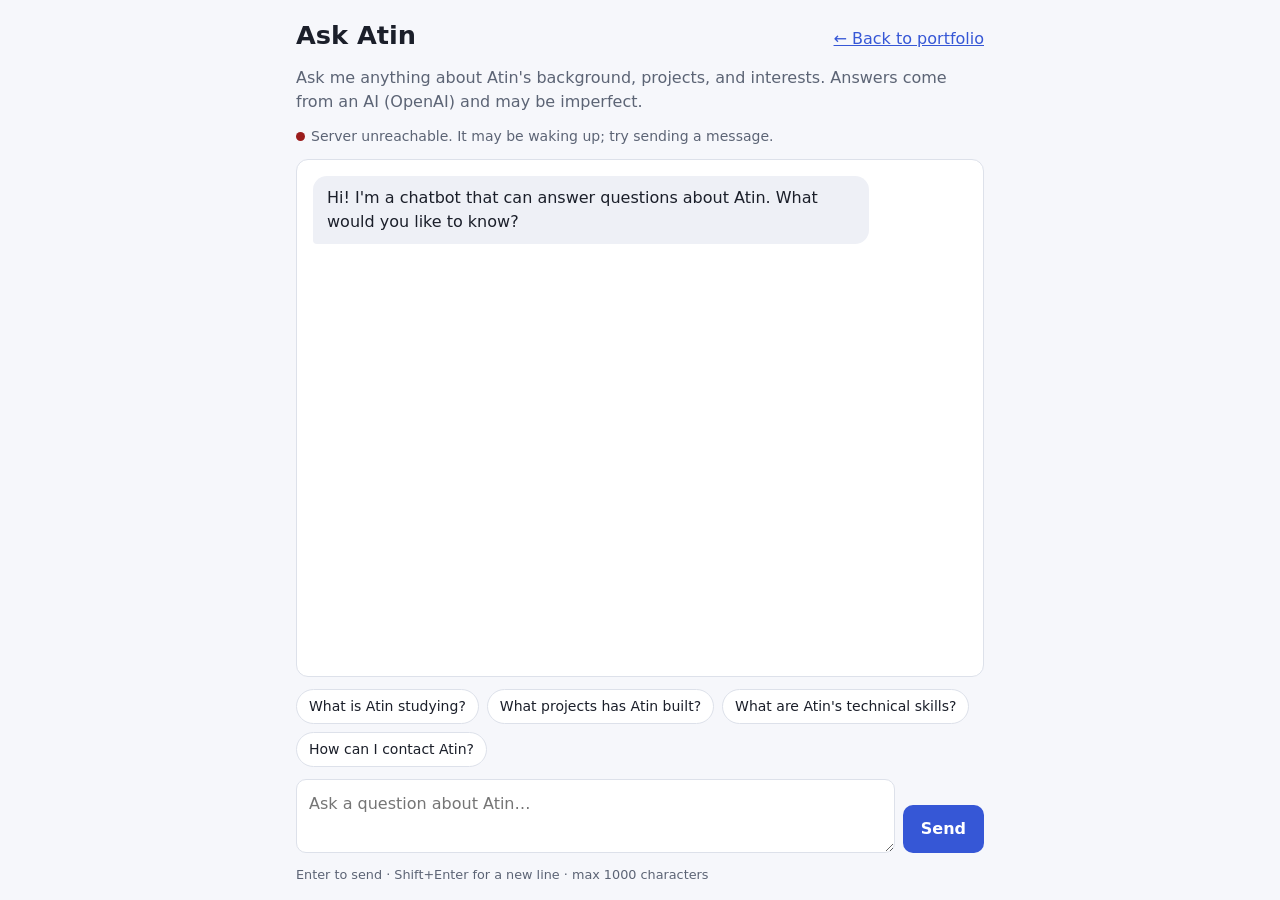
<file: ask-atin.html>
<!DOCTYPE html>
<html lang="en">
<head>
  <meta charset="UTF-8">
  <meta name="viewport" content="width=device-width, initial-scale=1">
  <title>Ask Atin</title>
  <meta name="description" content="Chat with a bot that answers questions about Atin.">
  <style>
    :root {
      color-scheme: light dark;
      --bg: #f6f7fb;
      --panel: #ffffff;
      --text: #1b1f2a;
      --muted: #5c6475;
      --border: #dde1ea;
      --accent: #3657d6;
      --accent-text: #ffffff;
      --bot-bubble: #eef0f6;
      --error-bg: #fdecec;
      --error-text: #9b1c1c;
      --ok: #1f8a4c;
      --warn: #b7791f;
    }
    @media (prefers-color-scheme: dark) {
      :root {
        --bg: #11141b;
        --panel: #1a1e27;
        --text: #e7e9ef;
        --muted: #9aa3b5;
        --border: #2c3240;
        --accent: #6b8cff;
        --accent-text: #0d1020;
        --bot-bubble: #252a36;
        --error-bg: #3a1d1f;
        --error-text: #ffb4b4;
        --ok: #4ade80;
        --warn: #fbbf24;
      }
    }
    * { box-sizing: border-box; }
    body {
      margin: 0;
      background: var(--bg);
      color: var(--text);
      font: 16px/1.5 system-ui, -apple-system, "Segoe UI", Roboto, sans-serif;
    }
    main {
      max-width: 720px;
      margin: 0 auto;
      padding: 16px;
      min-height: 100vh;
      display: flex;
      flex-direction: column;
      gap: 12px;
    }
    header { display: flex; flex-wrap: wrap; align-items: baseline; justify-content: space-between; gap: 8px; }
    h1 { margin: 0; font-size: 1.6rem; }
    a { color: var(--accent); }
    .status { font-size: 0.875rem; color: var(--muted); display: flex; align-items: center; gap: 6px; }
    .dot { width: 9px; height: 9px; border-radius: 50%; background: var(--warn); }
    .status[data-state="online"] .dot { background: var(--ok); }
    .status[data-state="offline"] .dot { background: var(--error-text); }
    .intro { margin: 0; color: var(--muted); }
    #chat {
      flex: 1;
      min-height: 300px;
      overflow-y: auto;
      background: var(--panel);
      border: 1px solid var(--border);
      border-radius: 12px;
      padding: 16px;
      display: flex;
      flex-direction: column;
      gap: 10px;
    }
    .bubble {
      max-width: 85%;
      padding: 10px 14px;
      border-radius: 14px;
      white-space: pre-wrap;
      overflow-wrap: anywhere;
    }
    .user { align-self: flex-end; background: var(--accent); color: var(--accent-text); border-bottom-right-radius: 4px; }
    .bot { align-self: flex-start; background: var(--bot-bubble); border-bottom-left-radius: 4px; }
    .error { align-self: flex-start; background: var(--error-bg); color: var(--error-text); border-bottom-left-radius: 4px; }
    .typing { color: var(--muted); font-style: italic; }
    .chips { display: flex; flex-wrap: wrap; gap: 8px; }
    .chip {
      border: 1px solid var(--border);
      background: var(--panel);
      color: var(--text);
      border-radius: 999px;
      padding: 6px 12px;
      font: inherit;
      font-size: 0.875rem;
      cursor: pointer;
    }
    .chip:hover { border-color: var(--accent); }
    form { display: flex; gap: 8px; align-items: flex-end; }
    textarea {
      flex: 1;
      resize: vertical;
      min-height: 48px;
      max-height: 200px;
      padding: 12px;
      border-radius: 10px;
      border: 1px solid var(--border);
      background: var(--panel);
      color: var(--text);
      font: inherit;
    }
    textarea:focus, .chip:focus-visible, button:focus-visible { outline: 2px solid var(--accent); outline-offset: 2px; }
    button[type="submit"] {
      padding: 12px 18px;
      border: 0;
      border-radius: 10px;
      background: var(--accent);
      color: var(--accent-text);
      font: inherit;
      font-weight: 600;
      cursor: pointer;
    }
    button:disabled { opacity: 0.55; cursor: not-allowed; }
    .hint { font-size: 0.8rem; color: var(--muted); margin: 0; }
  </style>
</head>
<body>
  <main>
    <header>
      <h1>Ask Atin</h1>
      <a href="https://atinm12.github.io/">&larr; Back to portfolio</a>
    </header>
    <p class="intro">Ask me anything about Atin's background, projects, and interests. Answers come from an AI (OpenAI) and may be imperfect.</p>
    <div class="status" id="status" data-state="waking" role="status" aria-live="polite">
      <span class="dot" aria-hidden="true"></span><span id="status-text">Checking server&hellip;</span>
    </div>

    <div id="chat" aria-live="polite"></div>

    <div class="chips" id="chips">
      <button type="button" class="chip">What is Atin studying?</button>
      <button type="button" class="chip">What projects has Atin built?</button>
      <button type="button" class="chip">What are Atin's technical skills?</button>
      <button type="button" class="chip">How can I contact Atin?</button>
    </div>

    <form id="form">
      <textarea id="input" rows="2" maxlength="1000" placeholder="Ask a question about Atin&hellip;" aria-label="Your question"></textarea>
      <button type="submit" id="send">Send</button>
    </form>
    <p class="hint">Enter to send &middot; Shift+Enter for a new line &middot; max 1000 characters</p>
  </main>

  <script>
    // Backend base URL (no trailing slash).
    // For local testing, run the Flask server (`python app.py`, port 5001) and switch this to:
    //   const API_BASE = "http://127.0.0.1:5001";
    // Switch it back to the Render URL before pushing to GitHub Pages.
    const API_BASE = "https://ask-atin-backend.onrender.com";

    const MAX_CHARS = 1000;
    const TIMEOUT_MS = 90_000; // Render's free tier can take ~1 min to wake up

    const chatEl = document.getElementById("chat");
    const form = document.getElementById("form");
    const input = document.getElementById("input");
    const sendBtn = document.getElementById("send");
    const statusEl = document.getElementById("status");
    const statusText = document.getElementById("status-text");

    // Conversation so far, sent with each request as {role, content} items.
    const history = [];
    let busy = false;

    // Always textContent (never innerHTML) so model output can't inject markup.
    function addBubble(text, kind) {
      const div = document.createElement("div");
      div.className = `bubble ${kind}`;
      div.textContent = text;
      chatEl.appendChild(div);
      chatEl.scrollTop = chatEl.scrollHeight;
      return div;
    }

    function setStatus(state, text) {
      statusEl.dataset.state = state;
      statusText.textContent = text;
    }

    // Ping /health on load: wakes the Render instance and tells the visitor what's going on.
    async function checkHealth() {
      setStatus("waking", "Waking up the server (this can take up to a minute)…");
      const controller = new AbortController();
      const timer = setTimeout(() => controller.abort(), TIMEOUT_MS);
      try {
        const res = await fetch(`${API_BASE}/health`, { signal: controller.signal });
        if (!res.ok) throw new Error(`HTTP ${res.status}`);
        setStatus("online", "Server online");
      } catch {
        setStatus("offline", "Server unreachable. It may be waking up; try sending a message.");
      } finally {
        clearTimeout(timer);
      }
    }

    async function sendMessage(raw) {
      if (busy) return;
      const message = raw.trim();

      // Validate before any request is sent.
      if (!message) {
        addBubble("Please type a question first.", "error");
        return;
      }
      if (message.length > MAX_CHARS) {
        addBubble(`Your message is too long (max ${MAX_CHARS} characters).`, "error");
        return;
      }

      busy = true;
      sendBtn.disabled = true;
      input.value = "";
      addBubble(message, "user");
      const typing = addBubble("Thinking…", "bot typing");

      const controller = new AbortController();
      const timer = setTimeout(() => controller.abort(), TIMEOUT_MS);

      try {
        const res = await fetch(`${API_BASE}/chat`, {
          method: "POST",
          headers: { "Content-Type": "application/json" },
          body: JSON.stringify({ message, history }),
          signal: controller.signal,
        });

        let data = null;
        try { data = await res.json(); } catch { /* non-JSON response */ }

        if (!res.ok || !data || typeof data.reply !== "string") {
          const msg = (data && data.error) || `The server returned an unexpected response (HTTP ${res.status}).`;
          throw new Error(msg);
        }

        typing.remove();
        addBubble(data.reply, "bot");
        history.push({ role: "user", content: message }, { role: "assistant", content: data.reply });
        setStatus("online", "Server online");
      } catch (err) {
        typing.remove();
        if (err.name === "AbortError") {
          addBubble(`The server took too long to respond (${TIMEOUT_MS / 1000} s). Please try again.`, "error");
        } else if (err instanceof TypeError) {
          // fetch() throws TypeError on network failure / CORS / server down.
          addBubble("Couldn't reach the server. It may be down or waking up. Please try again in a moment.", "error");
          setStatus("offline", "Server unreachable");
        } else {
          addBubble(err.message, "error");
        }
        input.value = input.value || message; // give the text back so it can be resent
      } finally {
        clearTimeout(timer);
        busy = false;
        sendBtn.disabled = false;
        input.focus();
      }
    }

    form.addEventListener("submit", (e) => {
      e.preventDefault();
      sendMessage(input.value);
    });

    input.addEventListener("keydown", (e) => {
      if (e.key === "Enter" && !e.shiftKey && !e.isComposing) {
        e.preventDefault();
        sendMessage(input.value);
      }
    });

    document.getElementById("chips").addEventListener("click", (e) => {
      if (e.target.classList.contains("chip")) sendMessage(e.target.textContent);
    });

    addBubble("Hi! I'm a chatbot that can answer questions about Atin. What would you like to know?", "bot");
    checkHealth();
  </script>
</body>
</html>
</file>
<file: style.css>
/* used AI to build the editorial pickleball-themed styling for the page */

/* ---- Palette & fonts ---- */
:root {
  --paper: #f4f3e9;      /* cream background */
  --paper-2: #faf9f0;    /* card surface */
  --ink: #17281a;        /* dark green, near-black — text, borders, headings */
  --ink-2: #4a5a4d;      /* muted text */
  --ball: #d3e53f;       /* optic yellow-green — the pickleball */
  --ball-line: #b6cb2c;  /* ball edge */
  --hot: #6f7d12;        /* readable olive for highlight labels */
  --line-soft: #d8d9c8;
  --font-display: 'Anton', 'Oswald', 'Arial Narrow', sans-serif;
  --font-mono: 'Space Mono', ui-monospace, 'SFMono-Regular', Menlo, monospace;
  --font-body: -apple-system, BlinkMacSystemFont, 'Segoe UI', Roboto, Helvetica, Arial, sans-serif;
  --max-width: 1200px;
  --rail-w: 96px;        /* narrow left timeline column — numbers/line hug the left edge */
}

* { box-sizing: border-box; }

html {
  scroll-behavior: smooth;
  scroll-padding-top: 5rem; /* offset for the sticky nav */
}

body {
  margin: 0;
  font-family: var(--font-body);
  line-height: 1.6;
  color: var(--ink);
  background: var(--paper);
}

/* ---- Reusable pickleball (uses the pickleball.png photo with its white background removed) ---- */
/* used AI to swap the CSS-drawn pickleballs for the pickleball.png image */
.pb {
  display: inline-block;
  flex-shrink: 0;
  background-image: url("pickleball.png");
  background-size: contain;
  background-repeat: no-repeat;
  background-position: center;
}
.pb-nav  { width: 26px; height: 26px; }
.pb-rail { width: 18px; height: 18px; }
.pb-card { width: 16px; height: 16px; }

/* ---- Top bar ---- */
.topbar {
  position: sticky;
  top: 0;
  z-index: 20;
  background: var(--paper);
  border-bottom: 2px solid var(--ink);
}

/* used AI: pickleball that continuously bounces left <-> right across the top bar */
.bounce-track {
  position: absolute;
  left: 0;
  bottom: -11px;            /* rest centered on the nav's bottom line */
  width: 22px;
  height: 22px;
  z-index: 0;               /* behind the nav text so labels stay readable */
  pointer-events: none;
  animation: pb-travel 5.5s linear infinite alternate;
}
.bounce-hop {
  display: block;
  width: 100%;
  height: 100%;
  animation: pb-hop 0.85s infinite;
}
.bounce-ball {
  display: block;
  width: 100%;
  height: 100%;
  background: url("pickleball.png") center / contain no-repeat;
  animation: pb-spin 2.4s linear infinite;
}
@keyframes pb-travel {
  from { left: 0; }
  to   { left: calc(100% - 22px); }
}
@keyframes pb-hop {
  0%   { transform: translateY(0);     animation-timing-function: cubic-bezier(0.3, 0, 0.7, 0.35); }
  50%  { transform: translateY(-16px); animation-timing-function: cubic-bezier(0.3, 0.65, 0.7, 1); }
  100% { transform: translateY(0); }
}
@keyframes pb-spin {
  from { transform: rotate(0deg); }
  to   { transform: rotate(360deg); }
}
@media (prefers-reduced-motion: reduce) {
  .bounce-track { animation: none; left: auto; right: 1.5rem; }
  .bounce-hop, .bounce-ball { animation: none; }
}

.topbar-inner {
  position: relative;
  z-index: 1;              /* nav content sits above the bouncing ball */
  max-width: var(--max-width);
  margin: 0; /* left-aligned so the layout hugs the left edge */
  padding: 0.7rem 1.5rem;
  display: flex;
  align-items: center;
  justify-content: space-between;
  gap: 1rem;
  flex-wrap: wrap;
}
.brand {
  display: flex;
  align-items: center;
  gap: 0.7rem;
  text-decoration: none;
  color: var(--ink);
}
.brand .mark { width: 40px; height: 34px; color: var(--ink); }
.brand .wordmark {
  font-family: var(--font-mono);
  font-weight: 700;
  letter-spacing: 0.16em;
  font-size: 0.95rem;
}
.topnav {
  display: flex;
  align-items: center;
  gap: 1.6rem;
  flex-wrap: wrap;
}
.topnav a {
  font-family: var(--font-mono);
  font-size: 0.78rem;
  letter-spacing: 0.14em;
  text-decoration: none;
  color: var(--ink);
}
.topnav a:hover {
  text-decoration: underline;
  text-decoration-color: var(--ball-line);
  text-decoration-thickness: 3px;
  text-underline-offset: 4px;
}
/* used AI: active-section highlight, toggled by the IntersectionObserver script */
.topnav a.active {
  color: var(--ink);
  text-decoration: underline;
  text-decoration-color: var(--ball);
  text-decoration-thickness: 3px;
  text-underline-offset: 4px;
}

/* ---- Section / timeline layout ---- */
/* used AI to left-align the layout so the timeline menu hugs the left edge */
.wrap { max-width: var(--max-width); margin: 0; padding: 0 1.5rem; }
/* used AI to widen the left timeline rail so the menu/line sits further right */
.sec {
  display: grid;
  grid-template-columns: var(--rail-w) 1fr;
}
.sec + .sec { border-top: 2px solid var(--ink); } /* full-width horizontal rule between sections */

.rail {
  position: relative;
  padding-top: 2.8rem;
}
.rail .rnum {
  font-family: var(--font-mono);
  font-weight: 700;
  font-size: 0.85rem;
  letter-spacing: 0.05em;
}
.rail .rlbl {
  font-family: var(--font-mono);
  font-size: 0.68rem;
  letter-spacing: 0.14em;
  color: var(--ink-2);
  margin-top: 0.25rem;
}
.rail .rdot {
  position: absolute;
  top: 2.9rem;
  right: -10px;
  z-index: 2;
}

.body {
  border-left: 2px solid var(--ink);
  padding: 2.6rem 0 3.2rem 2rem;
  position: relative;
  min-width: 0;
}

/* ---- Hero (Bio) ---- */
/* used AI to lay out the hero as text + headshot columns */
.hero {
  display: flex;
  gap: 2.5rem;
  align-items: flex-start;
  justify-content: space-between;
  flex-wrap: wrap;
}
.hero-text { flex: 1 1 380px; min-width: 0; }
.hero-media {
  flex: 0 0 300px;
  max-width: 300px;
  display: flex;
  flex-direction: column;
  align-items: flex-end;
}
.headshot {
  width: 100%;
  height: auto;
  display: block;
  border: 2px solid var(--ink);
  border-radius: 14px;
  background: var(--paper-2);
  box-shadow: 8px 8px 0 var(--ball); /* offset pickleball-yellow accent */
}
.hero-name {
  font-family: var(--font-display);
  text-transform: uppercase;
  font-size: clamp(3.2rem, 11vw, 7rem);
  line-height: 0.86;
  letter-spacing: 0.01em;
  margin: 0;
}
.hero-sub {
  font-family: var(--font-mono);
  font-weight: 700;
  letter-spacing: 0.28em;
  font-size: clamp(0.78rem, 2.2vw, 1.05rem);
  margin: 1.3rem 0 0;
  text-transform: uppercase;
}
.hero-underline {
  width: 66px;
  height: 4px;
  background: var(--ball);
  margin: 0.9rem 0 1.4rem;
}
.hero-lead {
  font-size: 1.05rem;
  max-width: 48ch;
  margin: 0;
}
.hero-lead strong { font-weight: 700; }
.hero-deco {
  width: 150px;
  margin-bottom: 0.9rem;
  pointer-events: none;
}
.hero-deco svg { width: 100%; height: auto; }

/* ---- About extras: Interests / Skills chip groups ---- */
/* used AI to style the Interests/Skills chip groups */
.about-extra {
  display: flex;
  flex-wrap: wrap;
  gap: 2rem 3rem;
  margin-top: 2.2rem;
}
.about-group { flex: 1 1 240px; }
.about-label {
  font-family: var(--font-mono);
  font-size: 0.72rem;
  letter-spacing: 0.16em;
  text-transform: uppercase;
  color: var(--ink-2);
  margin: 0 0 0.75rem;
}
.chips {
  list-style: none;
  display: flex;
  flex-wrap: wrap;
  gap: 0.5rem;
  padding: 0;
  margin: 0;
}
.chips li {
  font-family: var(--font-mono);
  font-size: 0.72rem;
  letter-spacing: 0.03em;
  padding: 0.35rem 0.8rem;
  border: 1.5px solid var(--ink);
  border-radius: 999px;
  background: var(--paper-2);
}

/* ---- Section headings ---- */
.h-sec {
  font-family: var(--font-display);
  text-transform: uppercase;
  font-size: clamp(1.6rem, 4.5vw, 2.3rem);
  letter-spacing: 0.02em;
  margin: 0 0 1.6rem;
}

/* ---- Experience cards ---- */
.exp-grid {
  display: grid;
  grid-template-columns: repeat(auto-fill, minmax(190px, 1fr));
  gap: 1rem;
}
.exp-card {
  border: 2px solid var(--ink);
  background: var(--paper-2);
  padding: 1.1rem 1.1rem 2.4rem;
  position: relative;
  display: flex;
  flex-direction: column;
}
.exp-top {
  display: flex;
  justify-content: space-between;
  align-items: flex-start;
  gap: 0.5rem;
}
.exp-num {
  font-family: var(--font-display);
  font-size: 1.9rem;
  line-height: 1;
}
.exp-kicker {
  font-family: var(--font-mono);
  font-size: 0.6rem;
  letter-spacing: 0.1em;
  color: var(--ink-2);
  text-transform: uppercase;
  text-align: right;
}
.exp-kicker.hot { color: var(--hot); font-weight: 700; }
.exp-title {
  font-family: var(--font-mono);
  font-weight: 700;
  text-transform: uppercase;
  font-size: 0.92rem;
  letter-spacing: 0.02em;
  margin: 0.9rem 0 0.25rem;
}
.exp-role {
  font-family: var(--font-mono);
  font-size: 0.6rem;
  letter-spacing: 0.1em;
  text-transform: uppercase;
  color: var(--ink-2);
  margin: 0 0 0.5rem;
}
.exp-tags {
  font-family: var(--font-mono);
  font-size: 0.6rem;
  letter-spacing: 0.08em;
  text-transform: uppercase;
  color: var(--ink-2);
  margin: 0.3rem 0 0.6rem;
}
.exp-hot {
  font-family: var(--font-mono);
  font-weight: 700;
  font-size: 0.66rem;
  letter-spacing: 0.06em;
  color: var(--hot);
  text-transform: uppercase;
  margin: 0 0 0.6rem;
}
.exp-desc {
  font-size: 0.82rem;
  color: var(--ink-2);
  margin: 0;
}
.exp-card .pb-card {
  position: absolute;
  right: 0.9rem;
  bottom: 0.9rem;
}

/* ---- Projects ---- */
.proj-head {
  display: flex;
  justify-content: space-between;
  align-items: baseline;
  gap: 1rem;
  flex-wrap: wrap;
}
.proj-all {
  font-family: var(--font-mono);
  font-size: 0.72rem;
  letter-spacing: 0.12em;
  text-transform: uppercase;
  text-decoration: none;
  color: var(--ink);
}
.proj-all:hover { text-decoration: underline; text-decoration-color: var(--ball-line); }
.proj-grid {
  display: grid;
  grid-template-columns: repeat(auto-fit, minmax(230px, 1fr));
  gap: 1.2rem;
  margin-top: 1.4rem;
}
.proj-card {
  border: 2px solid var(--ink);
  background: var(--paper-2);
  padding: 1.2rem;
  position: relative;
}
.proj-icon {
  width: 56px;
  height: 56px;
  background: var(--ink);
  border-radius: 10px;
  display: flex;
  align-items: center;
  justify-content: center;
  color: var(--paper);
}
.proj-icon svg { width: 28px; height: 28px; }
.proj-card .pb-card {
  position: absolute;
  top: 1.2rem;
  right: 1.2rem;
}
.proj-title {
  font-family: var(--font-mono);
  font-weight: 700;
  text-transform: uppercase;
  font-size: 0.95rem;
  letter-spacing: 0.02em;
  margin: 1rem 0 0.6rem;
}
.proj-tags {
  display: flex;
  gap: 0.4rem;
  flex-wrap: wrap;
  margin-bottom: 0.75rem;
}
.proj-tags span {
  font-family: var(--font-mono);
  font-size: 0.58rem;
  letter-spacing: 0.06em;
  text-transform: uppercase;
  border: 1.5px solid var(--ink);
  padding: 0.15rem 0.45rem;
}
.proj-desc {
  font-size: 0.85rem;
  color: var(--ink-2);
  margin: 0 0 1rem;
}
.proj-link {
  font-family: var(--font-mono);
  font-weight: 700;
  font-size: 0.72rem;
  letter-spacing: 0.1em;
  text-transform: uppercase;
  text-decoration: none;
  color: var(--ink);
}
.proj-link:hover { text-decoration: underline; text-decoration-color: var(--ball-line); text-underline-offset: 3px; }
.proj-link + .proj-link { margin-left: 1.25rem; }

/* ---- Contact ---- */
.contact-wrap {
  display: flex;
  gap: 2.5rem;
  flex-wrap: wrap;
  justify-content: space-between;
  align-items: center;
}
.contact-left { flex: 1 1 300px; }
.contact-eyebrow {
  font-family: var(--font-mono);
  font-size: 0.72rem;
  letter-spacing: 0.16em;
  color: var(--ink-2);
  margin: 0 0 0.8rem;
}
.contact-h {
  font-family: var(--font-display);
  text-transform: uppercase;
  font-size: clamp(2.2rem, 7vw, 3.4rem);
  line-height: 0.92;
  margin: 0 0 1.6rem;
}
.contact-links {
  list-style: none;
  padding: 0;
  margin: 0;
  display: flex;
  flex-direction: column;
  gap: 0.8rem;
}
.contact-links a {
  display: inline-flex;
  align-items: center;
  gap: 0.7rem;
  font-family: var(--font-mono);
  font-size: 0.9rem;
  text-decoration: none;
  color: var(--ink);
}
.contact-links a:hover { color: var(--hot); }
.contact-links svg { width: 20px; height: 20px; flex-shrink: 0; }
.court { flex: 0 0 auto; }
.court svg { width: 260px; max-width: 100%; height: auto; }

/* ---- Footer ---- */
.site-footer {
  background: var(--ink);
  color: var(--paper);
  margin-top: 0;
}
.footer-inner {
  max-width: var(--max-width);
  margin: 0 auto;
  padding: 1rem 1.5rem;
  display: flex;
  align-items: center;
  justify-content: space-between;
  gap: 1rem;
  flex-wrap: wrap;
  font-family: var(--font-mono);
  font-size: 0.7rem;
  letter-spacing: 0.14em;
}
.footer-inner .mark { width: 36px; height: 30px; color: var(--paper); }
.footer-inner .foot-mid { text-transform: uppercase; }

/* ---- Responsive ---- */
@media (max-width: 760px) {
  .sec { grid-template-columns: 1fr; }
  .rail {
    display: flex;
    align-items: center;
    gap: 0.6rem;
    padding-top: 1.8rem;
  }
  .rail .rlbl { margin-top: 0; }
  .rail .rdot { display: none; }
  .body {
    border-left: none;
    padding: 0.4rem 0 2.6rem;
  }
  .hero-deco { display: none; }
  .hero-media {
    flex: 1 1 auto;
    max-width: 260px;
    align-self: center;
    align-items: center;
    margin-top: 1.5rem;
  }
}
</file>
